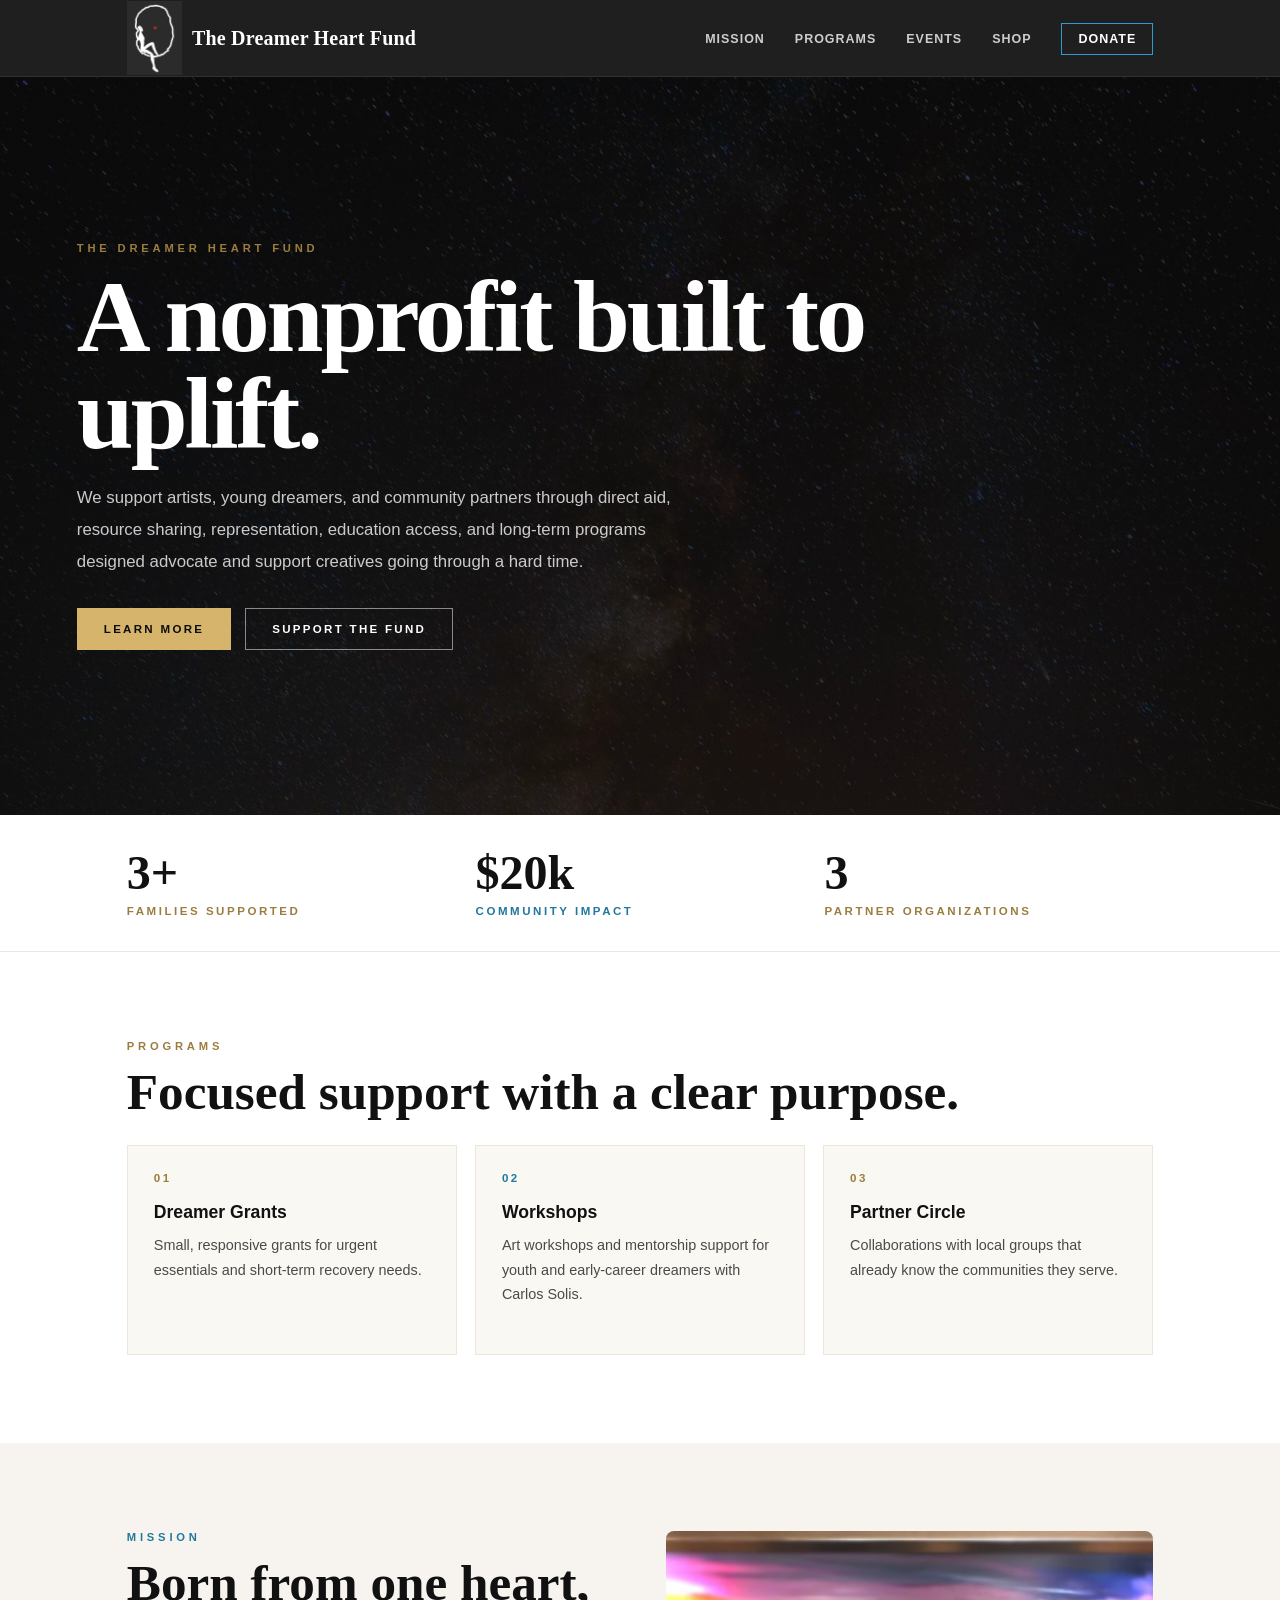
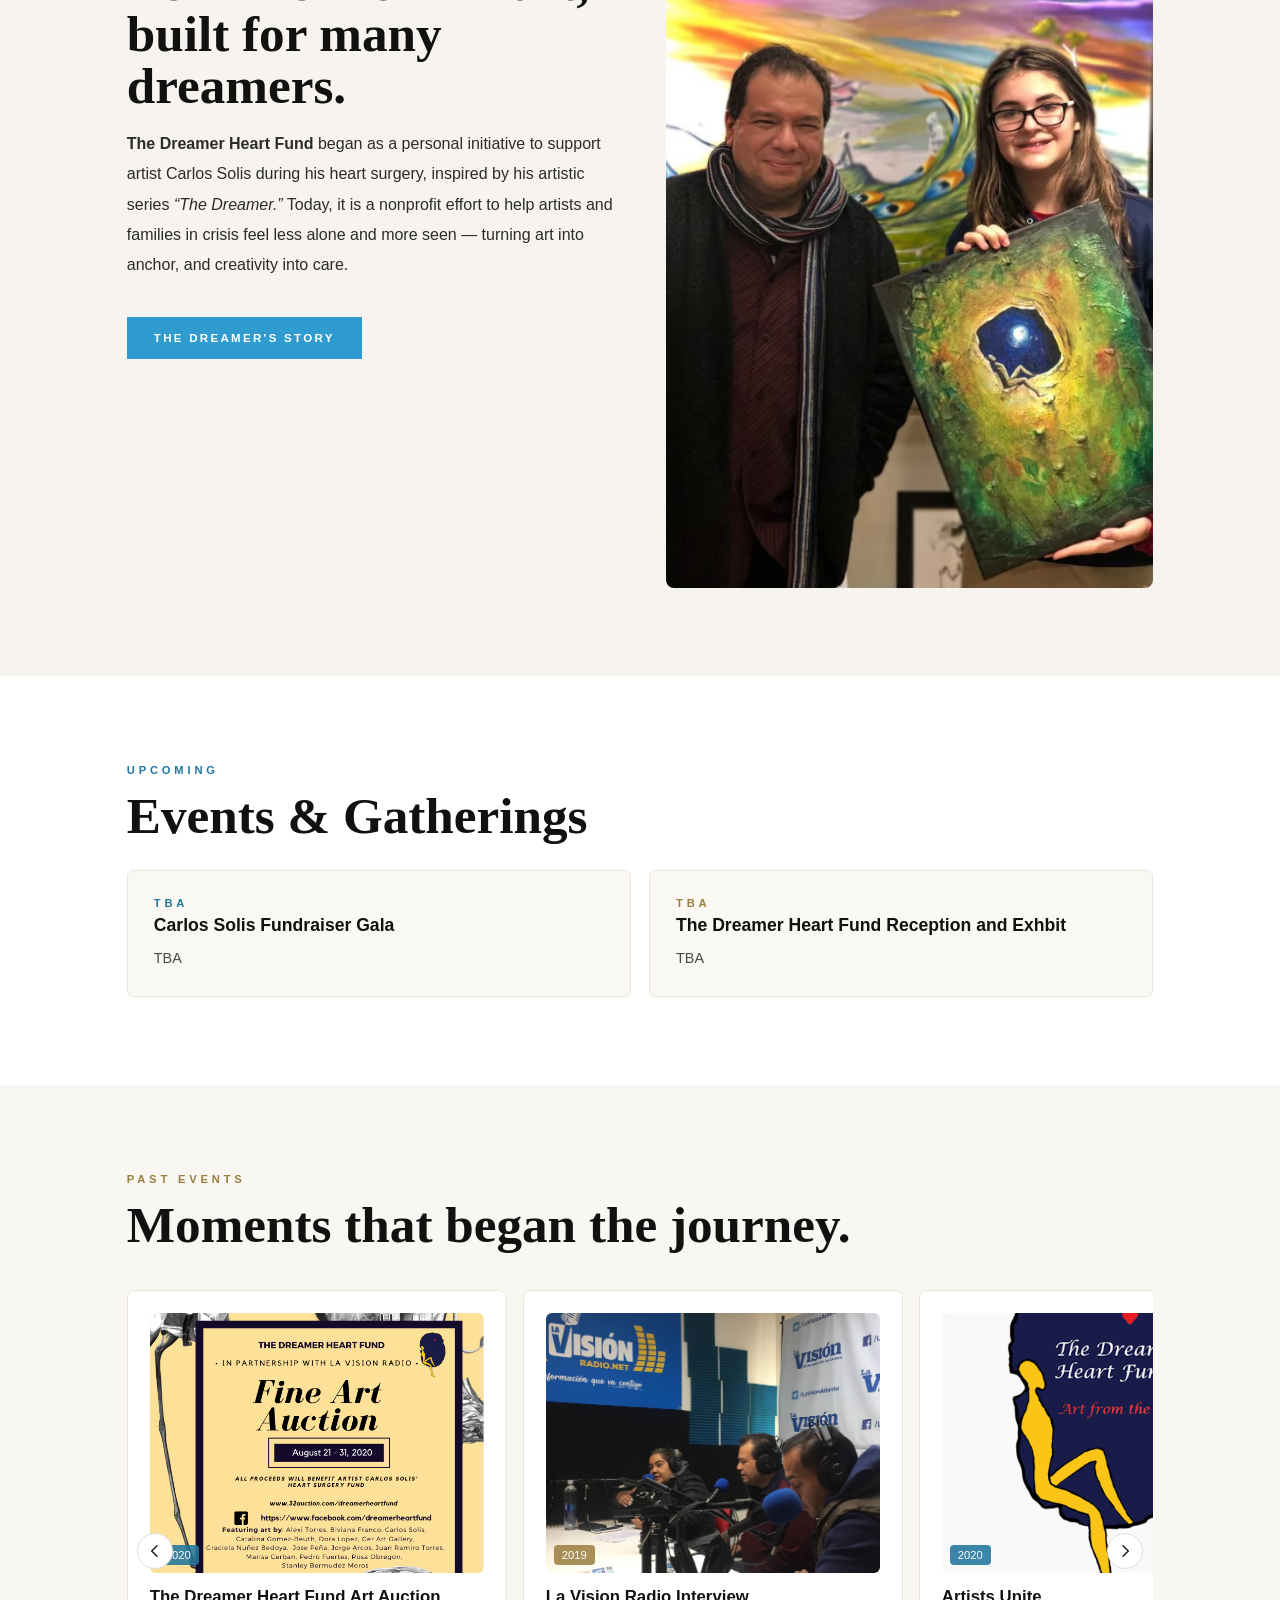
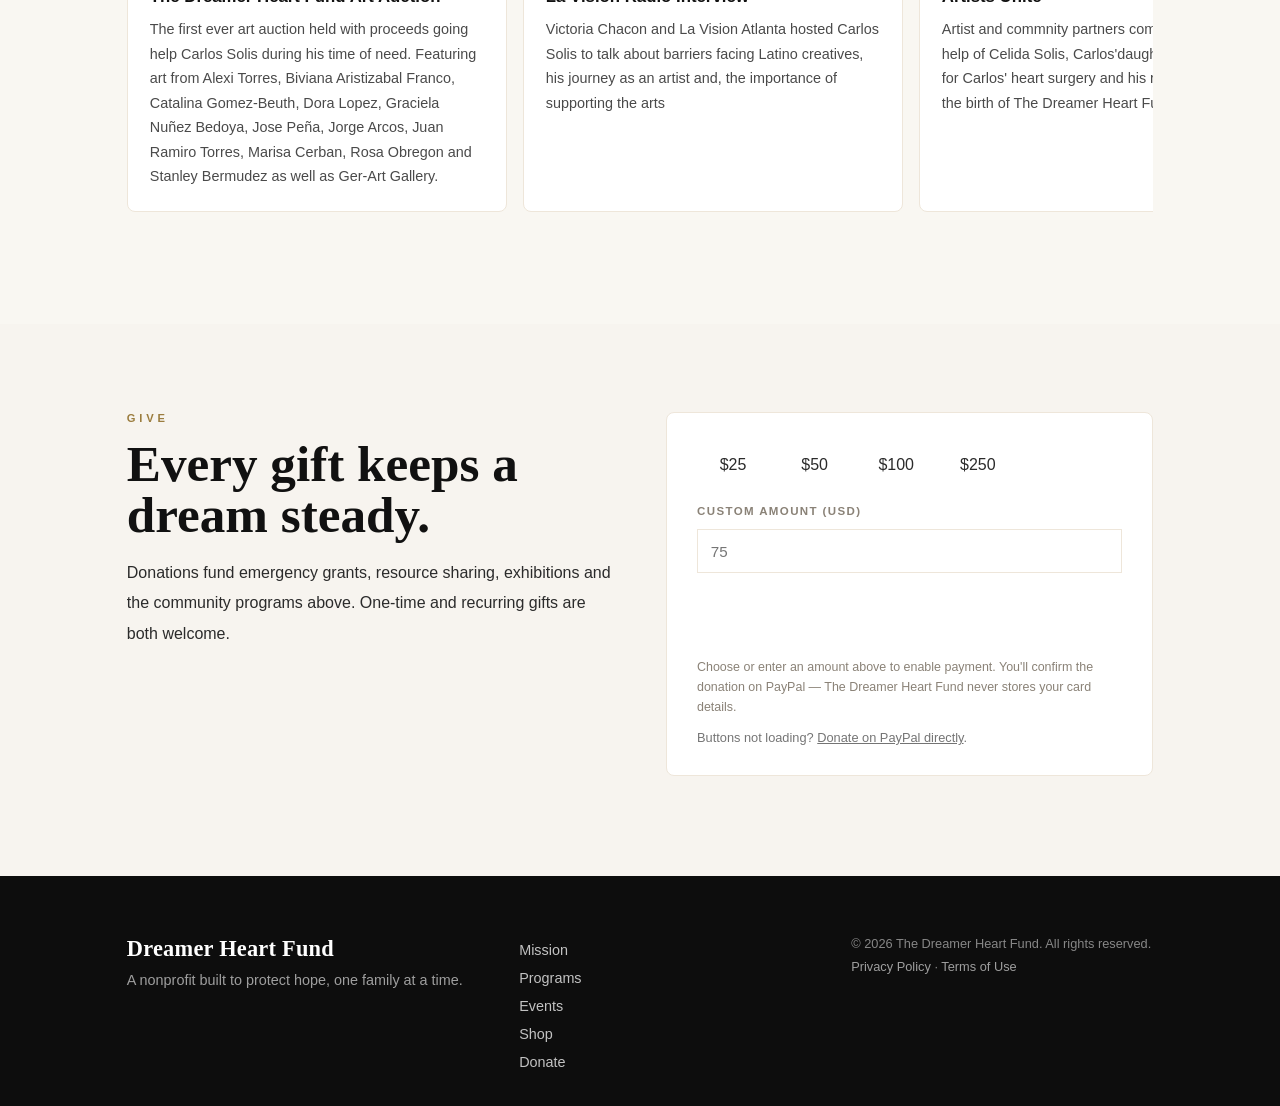
<file: index.html>
<!DOCTYPE html>
<html lang="en" class="no-js">
<head>
  <meta charset="UTF-8" />
  <meta name="viewport" content="width=device-width, initial-scale=1.0" />

  <meta http-equiv="Content-Security-Policy"
        content="default-src 'self';
                 img-src 'self' data: https:;
                 style-src 'self' 'unsafe-inline' https://fonts.googleapis.com;
                 font-src 'self' https://fonts.gstatic.com;
                 script-src 'self' https://www.paypal.com https://www.paypalobjects.com;
                 connect-src 'self' https://www.paypal.com https://api-m.paypal.com;
                 frame-src 'self' https://www.youtube-nocookie.com https://player.vimeo.com https://www.paypal.com;
                 object-src 'none';
                 base-uri 'self';
                 form-action 'self';
                 upgrade-insecure-requests;" />
  <meta http-equiv="X-Content-Type-Options" content="nosniff" />
  <meta name="referrer" content="strict-origin-when-cross-origin" />
  <meta name="theme-color" content="#0d0d0d" />

  <title>The Dreamer Heart Fund | Direct Aid, Education & Community Healing</title>
  <meta name="description" content="The Dreamer Heart Fund is a nonprofit supporting creatives and young dreamers through emergency aid, education access, and community healing programs." />
  <meta name="keywords" content="Dreamer Heart Fund, nonprofit, charity, emergency grants, education access, community healing, donate" />
  <meta name="author" content="The Dreamer Heart Fund" />
  <meta name="robots" content="index, follow" />
  <link rel="canonical" href="https://www.dreamerheartfund.org/" />


  <meta property="og:type" content="website" />
  <meta property="og:site_name" content="The Dreamer Heart Fund" />
  <meta property="og:title" content="The Dreamer Heart Fund | A nonprofit built to protect hope" />
  <meta property="og:description" content="We support families, young dreamers, and community partners through direct aid, education access, and long-term programs designed to create real stability." />
  <meta property="og:image" content="https://www.dreamerheartfund.org/images/dreamer-heart-fund.jpg" />
  <meta property="og:url" content="https://www.dreamerheartfund.org/" />
  <meta property="og:locale" content="en_US" />

  <meta name="twitter:card" content="summary_large_image" />
  <meta name="twitter:title" content="The Dreamer Heart Fund" />
  <meta name="twitter:description" content="A nonprofit built to protect hope — direct aid, education access, and community healing." />
  <meta name="twitter:image" content="https://www.dreamerheartfund.org/images/dreamer-heart-fund.jpg" />

  <link rel="icon" href="/favicon.ico" sizes="any" />
  <link rel="icon" href="/images/logo.png" type="image/svg+xml" />
  <link rel="apple-touch-icon" href="/images/apple-touch-icon.png" />
  <link rel="manifest" href="/site.webmanifest" />
  <link rel="preconnect" href="https://fonts.googleapis.com" />
  <link rel="preconnect" href="https://fonts.gstatic.com" crossorigin />
  <link href="https://fonts.googleapis.com/css2?family=Inter:wght@400;500;600;700&family=Cormorant+Garamond:wght@500;600;700&display=swap" rel="stylesheet" />

  <link rel="stylesheet" href="index.css" />

  <script type="application/ld+json">
  {
    "@context": "https://schema.org",
    "@type": "NGO",
    "name": "The Dreamer Heart Fund",
    "url": "https://www.dreamerheartfund.org/",
    "logo": "https://www.dreamerheartfund.org/images/icon.svg",
    "description": "A nonprofit supporting families and young dreamers through emergency aid, education access, and community healing programs.",
    "sameAs": []
  }
  </script>
</head>
<body>
  <a class="skip-link" href="#main-content">Skip to main content</a>

  <header class="site-header" id="site-header">
    <div class="site-header__inner">
      <a class="brand" href="/">
      <img class="brand__mark" src="images/logo.png" alt="The Dreamer Heart Fund logo">
        <span class="brand__name">The Dreamer Heart Fund</span>
      </a>

      <nav class="primary-nav" aria-label="Primary">
        <ul class="primary-nav__list">
          <li><a href="about.html">Mission</a></li>
          <li><a href="programs.html">Programs</a></li>
          <li><a href="#events">Events</a></li>
          <li><a href="shop.html">Shop</a></li>
          <li><a href="#donate" class="primary-nav__cta">Donate</a></li>
        </ul>
      </nav>

      <button class="nav-toggle" id="nav-toggle" aria-expanded="false" aria-controls="mobile-nav" aria-label="Open menu">
        <span></span><span></span><span></span>
      </button>
    </div>

    <nav id="mobile-nav" class="mobile-nav" aria-label="Mobile" hidden>
      <ul>
        <li><a href="about.html">Mission</a></li>
        <li><a href="programs.html">Programs</a></li>
        <li><a href="#events">Events</a></li>
        <li><a href="shop.html">Shop</a></li>
        <li><a href="#donate">Donate</a></li>
      </ul>
    </nav>
  </header>

  <main id="main-content">

    <section class="hero hero--home" id="hero" data-reveal-group>
      <div class="hero__media" role="img" aria-label="The Dreamer Heart Fund"></div>
      <div class="hero__scrim"></div>

      <div class="hero__content">
        <div class="hero__inner">
          <p class="eyebrow eyebrow--gold" data-reveal>The Dreamer Heart Fund</p>

          <h1 class="hero__title" data-reveal>A nonprofit built to uplift.</h1>

          <p class="hero__lede" data-reveal>
            We support artists, young dreamers, and community partners through direct aid, resource sharing, representation,
            education access, and long-term programs designed advocate and support creatives going through a hard time.
          </p>

          <div class="hero__actions" data-reveal>
            <a href="about.html" class="btn btn--gold">Learn More</a>
            <a href="#donate" class="btn btn--blue-outline">Support the Fund</a>
          </div>
        </div>
      </div>
    </section>

    <section class="stats" aria-label="Our impact so far">
      <div class="stats__inner">
        <div class="stat" data-reveal>
          <div class="stat__value">3+</div>
          <div class="stat__label stat__label--gold">Families supported</div>
        </div>
        <div class="stat" data-reveal>
          <div class="stat__value">$20k</div>
          <div class="stat__label stat__label--blue">Community impact</div>
        </div>
        <div class="stat" data-reveal>
          <div class="stat__value">3</div>
          <div class="stat__label stat__label--gold">Partner organizations</div>
        </div>
      </div>
    </section>

    <section class="programs" id="programs">
      <div class="section-inner">
        <div class="section-head" data-reveal>
          <p class="eyebrow eyebrow--gold">Programs</p>
          <h2 class="section-title">Focused support with a clear purpose.</h2>
        </div>

        <div class="programs__grid">
          <article class="card" data-reveal>
            <div class="card__index card__index--gold">01</div>
            <h3 class="card__title">Dreamer Grants</h3>
            <p class="card__text">Small, responsive grants for urgent essentials and short-term recovery needs.</p>
          </article>
          <article class="card" data-reveal>
            <div class="card__index card__index--blue">02</div>
            <h3 class="card__title">Workshops</h3>
            <p class="card__text">Art workshops and mentorship support for youth and early-career dreamers with Carlos Solis.</p>
          </article>
          <article class="card" data-reveal>
            <div class="card__index card__index--gold">03</div>
            <h3 class="card__title">Partner Circle</h3>
            <p class="card__text">Collaborations with local groups that already know the communities they serve.</p>
          </article>
        </div>
      </div>
    </section>

    <section class="mission" id="mission">
      <div class="section-inner mission__grid">
        <div data-reveal>
          <p class="eyebrow eyebrow--blue">Mission</p>
          <h2 class="section-title section-title--tight">Born from one heart, built for many dreamers.</h2>
          <p class="body-text">
            <strong>The Dreamer Heart Fund</strong> began as a personal initiative to support artist Carlos Solis
            during his heart surgery, inspired by his artistic series <em>“The Dreamer.”</em> Today, it is a
            nonprofit effort to help artists and families in crisis feel less alone and more seen —
            turning art into anchor, and creativity into care.
          </p>
          <br>
          <br>
          <a href="about.html" class="btn btn--blue">The Dreamer's Story</a>
        </div>

        <div class="mission__image" data-reveal>
          <img src="/images/TheDreamer.jpg" alt="A painting from ‘The Dreamer’ series, the artwork that inspired the fund" loading="lazy" width="640" height="720" />
        </div>
      </div>
    </section>

    <section class="upcoming" id="events">
      <div class="section-inner">
        <div class="section-head" data-reveal>
          <p class="eyebrow eyebrow--blue">Upcoming</p>
          <h2 class="section-title">Events &amp; Gatherings</h2>
        </div>

        <div class="upcoming__grid">
          <article class="event-card" data-reveal>
            <p class="event-card__date event-card__date--blue">TBA</p>
            <h3 class="event-card__title">Carlos Solis Fundraiser Gala</h3>
            <p class="event-card__place">TBA</p>
          </article>
          <article class="event-card" data-reveal>
            <p class="event-card__date event-card__date--gold">TBA</p>
            <h3 class="event-card__title">The Dreamer Heart Fund Reception and Exhbit</h3>
            <p class="event-card__place">TBA</p>
          </article>
        </div>
      </div>
    </section>

    <section class="past-events" aria-label="Past events">
      <div class="section-inner">
        <div class="section-head" data-reveal>
          <p class="eyebrow eyebrow--gold">Past Events</p>
          <h2 class="section-title">Moments that began the journey.</h2>
        </div>

        <div class="carousel">
          <button class="carousel__nav carousel__nav--prev" id="carousel-prev" aria-label="Scroll to previous events" type="button">
            <svg viewBox="0 0 24 24" width="16" height="16" aria-hidden="true"><path d="M15 4l-8 8 8 8" fill="none" stroke="currentColor" stroke-width="2" stroke-linecap="round" stroke-linejoin="round"/></svg>
          </button>

          <ul class="carousel__track" id="carousel-track">
            <li class="carousel__item" data-reveal>
              <div class="carousel__media">
                <img src="/images/fundraiser.png" alt="Guests at the Inaugural Dreamer Exhibition gallery opening" loading="lazy" width="600" height="400" />
                <span class="carousel__tag carousel__tag--blue">2020</span>
              </div>
              <h3 class="carousel__title">The Dreamer Heart Fund Art Auction</h3>
              <p class="carousel__text"> The first ever art auction held with proceeds going help Carlos Solis during his time of need. Featuring art from Alexi Torres, Biviana Aristizabal Franco, Catalina Gomez-Beuth, Dora Lopez, Graciela Nuñez Bedoya, Jose Peña, Jorge Arcos, Juan Ramiro Torres, Marisa Cerban, Rosa Obregon and Stanley Bermudez as well as Ger-Art Gallery.</p>
            </li>
            <li class="carousel__item" data-reveal>
              <div class="carousel__media">
                <img src="/images/past/la-vision.png" alt="Families and artists at the Community Healing Workshop" loading="lazy" width="600" height="400" />
                <span class="carousel__tag carousel__tag--gold">2019</span>
              </div>
              <h3 class="carousel__title">La Vision Radio Interview</h3>
              <p class="carousel__text">Victoria Chacon and La Vision Atlanta hosted Carlos Solis to talk about barriers facing Latino creatives, his journey as an artist and, the importance of supporting the arts   </p>
            </li>
            <li class="carousel__item" data-reveal>
              <div class="carousel__media">
                <img src="/images/past/the dreamer.png" alt="Artists unite to helps Carlos Solis begining the first launch of the Fund" loading="lazy" width="600" height="400" />
                <span class="carousel__tag carousel__tag--blue">2020</span>
              </div>
              <h3 class="carousel__title">Artists Unite </h3>
              <p class="carousel__text"> Artist and commnity partners come together with the help of Celida Solis, Carlos'daughter to raise money for Carlos' heart surgery and his recover. This was the birth of The Dreamer Heart Fund.</p>
            </li>
          </ul>

          <button class="carousel__nav carousel__nav--next" id="carousel-next" aria-label="Scroll to next events" type="button">
            <svg viewBox="0 0 24 24" width="16" height="16" aria-hidden="true"><path d="M9 4l8 8-8 8" fill="none" stroke="currentColor" stroke-width="2" stroke-linecap="round" stroke-linejoin="round"/></svg>
          </button>
        </div>
      </div>
    </section>

    <!-- FUTURE VIDEO SECTION -->
    <section class="module-stub" id="video" hidden>
      <!--
        Reserved for a "Stories" / video module (e.g. embedded testimonials,
        program recaps). I must remind myself to add a privacy-respecting embed (youtube-nocookie.com
        or self-hosted <video>) here; CSP frame-src already allows the two
        common providers. Keep autoplay off and always provide captions. Need to start a youtube ughhhh
      -->
    </section>

    <!-- FUTURE AUCTIONS SECTION MAYBE -->
    <section class="module-stub" id="auctions" hidden>
      <!--
        Reserved for benefit auctions. May connect my 32 auctions account. Would like live biding but who knows -->
    </section>

    <section class="donate" id="donate">
      <div class="section-inner donate__grid">
        <div data-reveal>
          <p class="eyebrow eyebrow--gold">Give</p>
          <h2 class="section-title section-title--tight">Every gift keeps a dream steady.</h2>
          <p class="body-text">
            Donations fund emergency grants, resource sharing, exhibitions and the community programs above.
            One-time and recurring gifts are both welcome.
            <br>
          </p>
        </div>

        <div class="donate__panel" data-reveal>
          <div class="donate-form">
            <div class="donate-form__amounts" role="group" aria-label="Donation amount">
              <button type="button" class="amount-btn" data-amount="25" aria-pressed="false">$25</button>
              <button type="button" class="amount-btn" data-amount="50" aria-pressed="false">$50</button>
              <button type="button" class="amount-btn" data-amount="100" aria-pressed="false">$100</button>
              <button type="button" class="amount-btn" data-amount="250" aria-pressed="false">$250</button>
            </div>

            <label class="field-label" for="donate-amount">Custom amount (USD)</label>
            <input
              class="field-input"
              id="donate-amount"
              name="amount"
              type="text"
              inputmode="decimal"
              autocomplete="off"
              placeholder="75"
              aria-describedby="donate-form-note"
            />

            <div id="paypal-button-container" class="paypal-button-container"></div>

            <p class="donate-form__note" id="donate-form-note" aria-live="polite">Choose or enter an amount above to enable payment. You'll confirm the donation on PayPal — The Dreamer Heart Fund never stores your card details.</p>

            <p class="donate-form__fallback">
              Buttons not loading?
              <a href="https://www.paypal.biz/thedreamerheartfund" rel="noopener">Donate on PayPal directly</a>.
            </p>
          </div>
        </div>
      </div>
    </section>
  </main>

  <footer class="site-footer">
    <div class="section-inner site-footer__grid">
      <div>
        <span class="brand__name brand__name--footer">Dreamer Heart Fund</span>
        <p class="site-footer__text">A nonprofit built to protect hope, one family at a time.</p>
      </div>

      <nav aria-label="Footer">
        <ul class="site-footer__list">
          <li><a href="about.html">Mission</a></li>
          <li><a href="programs.html">Programs</a></li>
          <li><a href="#events">Events</a></li>
          <li><a href="shop.html">Shop</a></li>
          <li><a href="#donate">Donate</a></li>
        </ul>
      </nav>

      <div class="site-footer__legal">
        <p>&copy; <span id="footer-year">2026</span> The Dreamer Heart Fund. All rights reserved.</p>
        <p><a href="/privacy.html">Privacy Policy</a> &middot; <a href="/terms.html">Terms of Use</a></p>
      </div>
    </div>
  </footer>

  <script src="main.js" defer></script>
  <script src="https://www.paypal.com/sdk/js?client-id=BAA8m6np1R4EyHcxObkY6hLGJdmeCMpY4fYKsWWD1G0BNYx0Xn50q8cy3hmt63-K00gHcWDGMQ-kjcnxLY&currency=USD&intent=capture" defer></script>
  <script src="donate.js" defer></script>
</body>
</html>
</file>
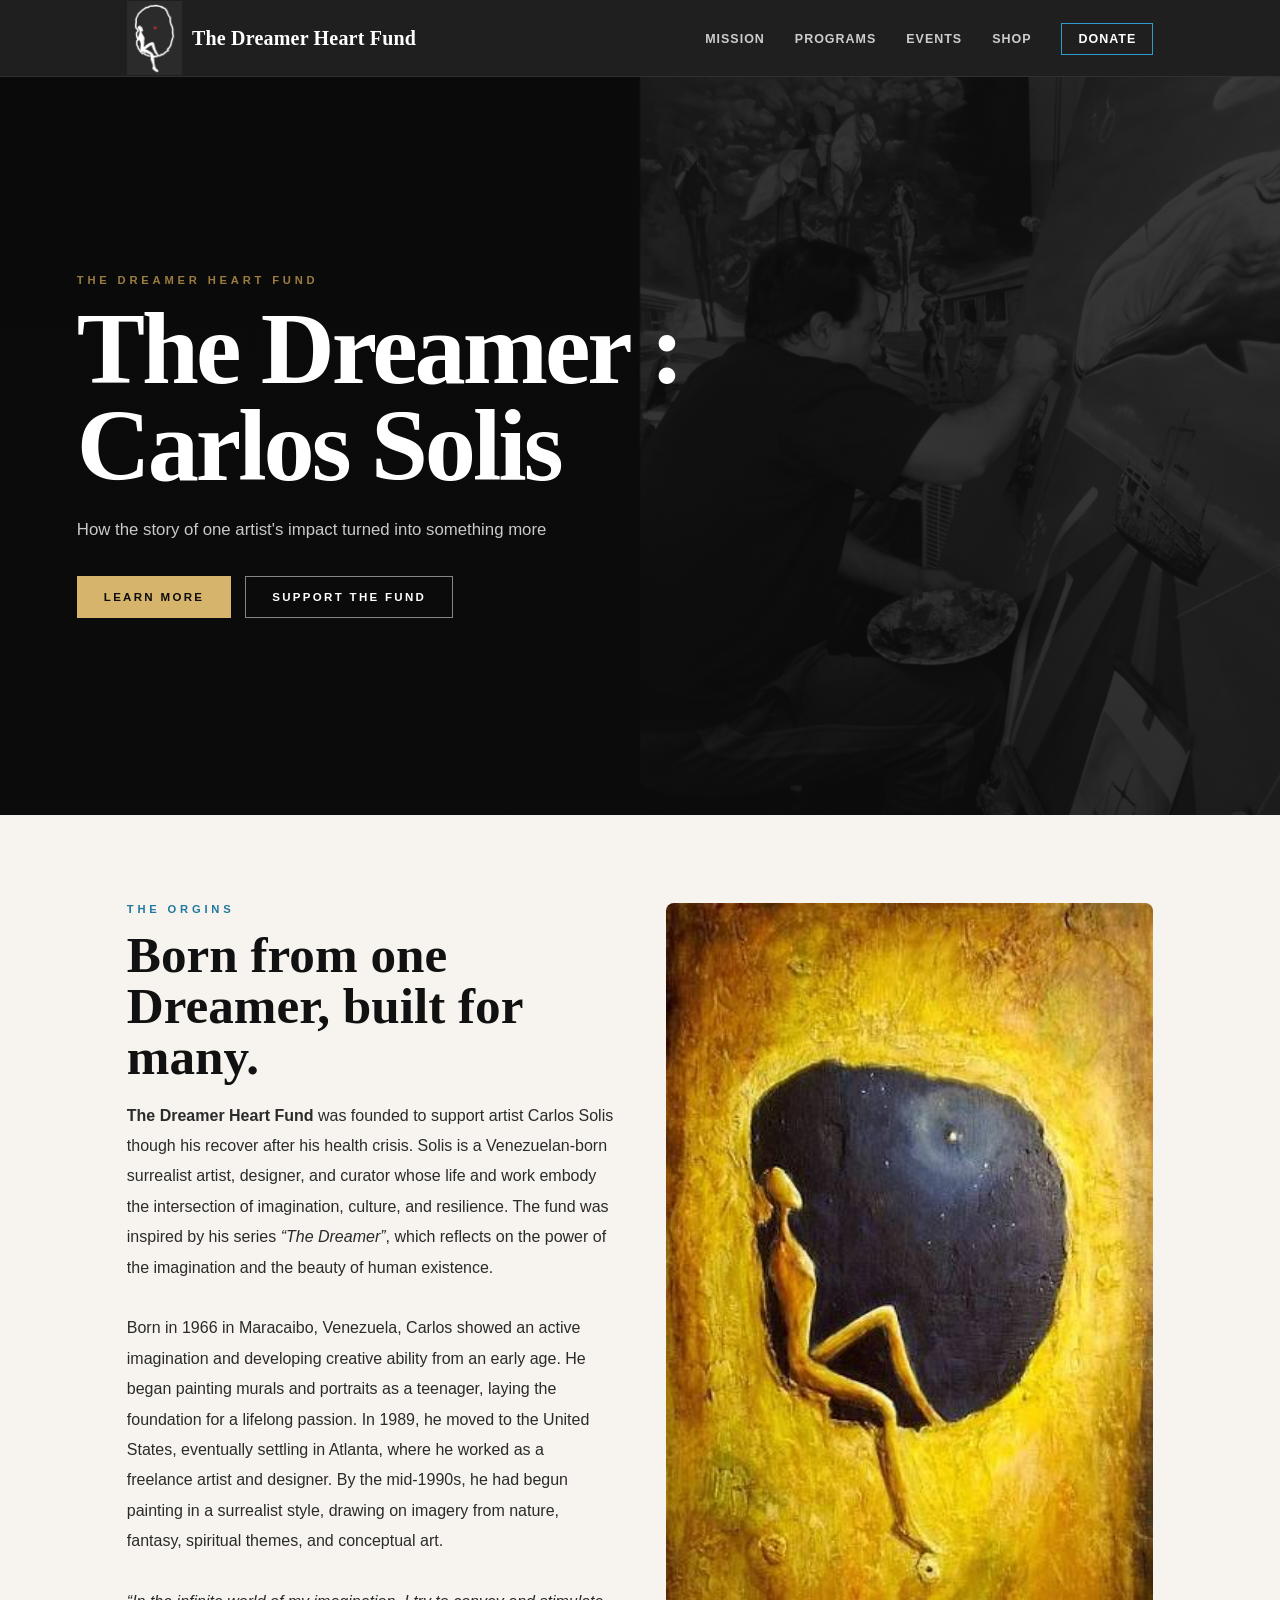
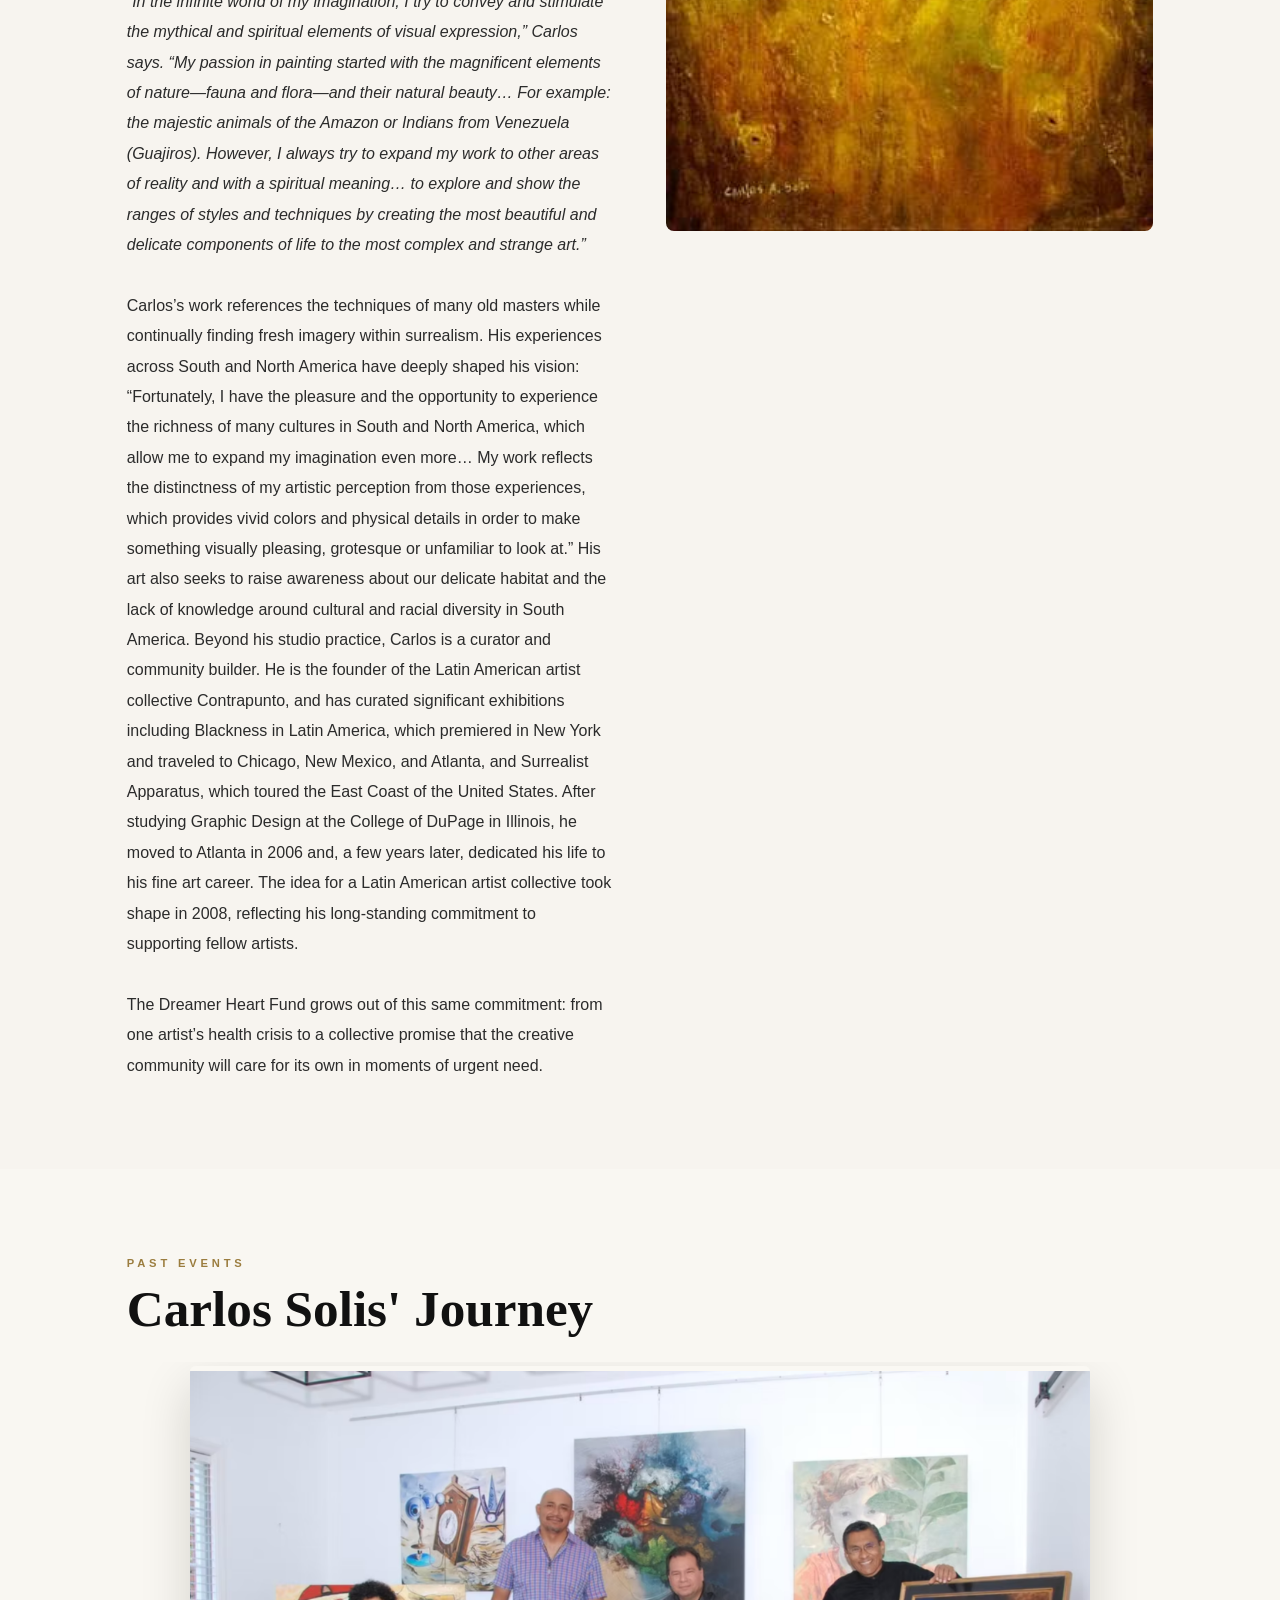
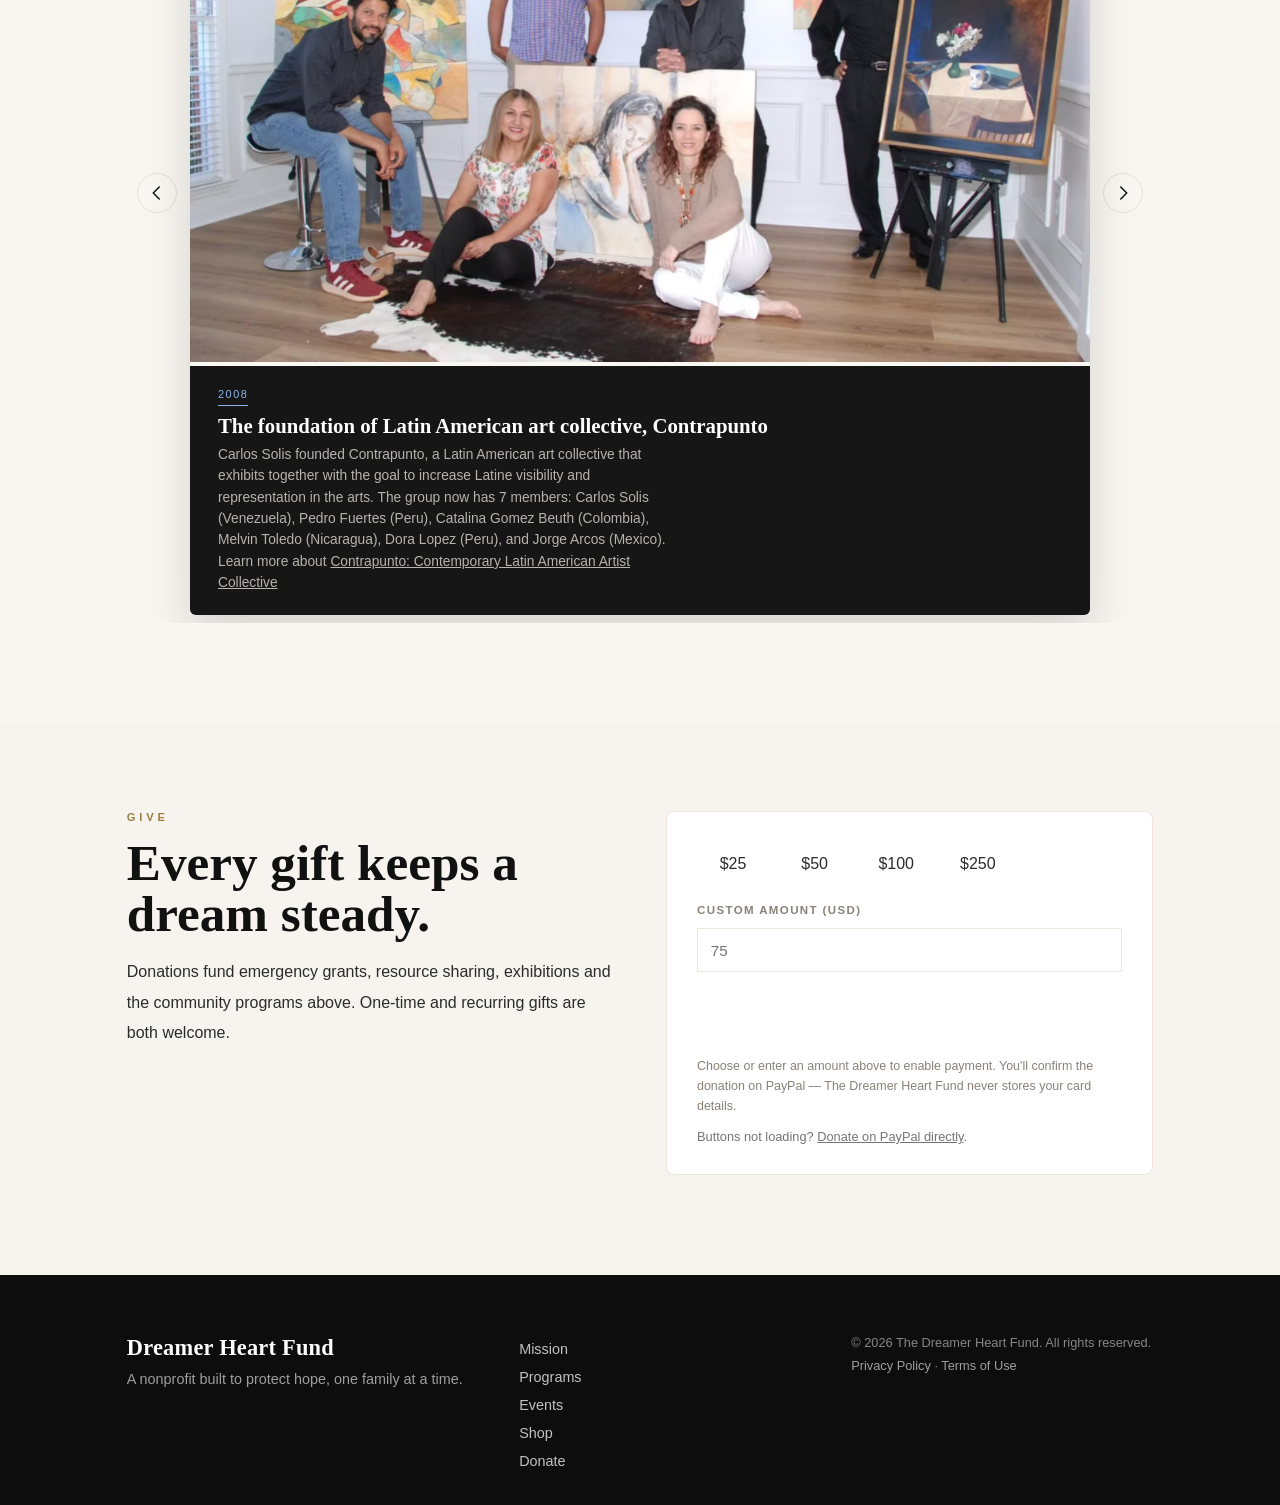
<file: about.html>
<!DOCTYPE html>
<html lang="en" class="no-js">
<head>
  <meta charset="UTF-8" />
  <meta name="viewport" content="width=device-width, initial-scale=1.0" />

  <meta http-equiv="Content-Security-Policy"
        content="default-src 'self';
                 img-src 'self' data: https:;
                 style-src 'self' 'unsafe-inline' https://fonts.googleapis.com;
                 font-src 'self' https://fonts.gstatic.com;
                 script-src 'self' 'sha256-vvt4KWwuNr51XfE5m+hzeNEGhiOfZzG97ccfqGsPwvE=' https://www.paypal.com https://www.paypalobjects.com;
                 connect-src 'self' https://www.paypal.com https://api-m.paypal.com;
                 frame-src 'self' https://www.youtube-nocookie.com https://player.vimeo.com https://www.paypal.com;
                 object-src 'none';
                 base-uri 'self';
                 form-action 'self';
                 upgrade-insecure-requests;" />
  <meta http-equiv="X-Content-Type-Options" content="nosniff" />
  <meta name="referrer" content="strict-origin-when-cross-origin" />
  <meta name="theme-color" content="#0d0d0d" />

  <title>The Dreamer Heart Fund | Direct Aid, Education & Community Healing</title>
  <meta name="description" content="The Dreamer Heart Fund is a nonprofit supporting families and young dreamers through emergency aid, education access, and community healing programs." />
  <meta name="keywords" content="Dreamer Heart Fund, nonprofit, charity, emergency grants, education access, community healing, donate" />
  <meta name="author" content="The Dreamer Heart Fund" />
  <meta name="robots" content="index, follow" />
  <link rel="canonical" href="https://www.dreamerheartfund.org/" />

  <meta property="og:type" content="website" />
  <meta property="og:site_name" content="The Dreamer Heart Fund" />
  <meta property="og:title" content="The Dreamer Heart Fund | A nonprofit built to protect hope" />
  <meta property="og:description" content="We support families, young dreamers, and community partners through direct aid, education access, and long-term programs designed to create real stability." />
  <meta property="og:image" content="https://www.dreamerheartfund.org/images/dreamer-heart-fund.jpg" />
  <meta property="og:url" content="https://www.dreamerheartfund.org/" />
  <meta property="og:locale" content="en_US" />

  <meta name="twitter:card" content="summary_large_image" />
  <meta name="twitter:title" content="The Dreamer Heart Fund" />
  <meta name="twitter:description" content="A nonprofit built to protect hope — direct aid, education access, and community healing." />
  <meta name="twitter:image" content="https://www.dreamerheartfund.org/images/dreamer-heart-fund.jpg" />

  <link rel="icon" href="favicon.ico" sizes="any" />
  <link rel="icon" href="images/icon.svg" type="image/svg+xml" />
  <link rel="apple-touch-icon" href="images/apple-touch-icon.png" />
  <link rel="manifest" href="site.webmanifest" />
  <link rel="preconnect" href="https://fonts.googleapis.com" />
  <link rel="preconnect" href="https://fonts.gstatic.com" crossorigin />
  <link href="https://fonts.googleapis.com/css2?family=Inter:wght@400;500;600;700&family=Cormorant+Garamond:wght@500;600;700&display=swap" rel="stylesheet" />

  <link rel="stylesheet" href="index.css" />

  <script type="application/ld+json">
  {
    "@context": "https://schema.org",
    "@type": "NGO",
    "name": "The Dreamer Heart Fund",
    "url": "https://www.dreamerheartfund.org/",
    "logo": "https://www.dreamerheartfund.org/images/icon.svg",
    "description": "A nonprofit supporting families and young dreamers through emergency aid, education access, and community healing programs.",
    "sameAs": []
  }
  </script>
</head>
<body>
  <a class="skip-link" href="#main-content">Skip to main content</a>

  <header class="site-header" id="site-header">
    <div class="site-header__inner">
      <a class="brand" href="/">
        <img class="brand__mark" src="images/logo.png" alt="The Dreamer Heart Fund logo">
        <span class="brand__name">The Dreamer Heart Fund</span>
      </a>

      <nav class="primary-nav" aria-label="Primary">
        <ul class="primary-nav__list">
          <li><a href="about.html">Mission</a></li>
          <li><a href="programs.html">Programs</a></li>
          <li><a href="index.html#events">Events</a></li>
          <li><a href="shop.html">Shop</a></li>
          <li><a href="#donate" class="primary-nav__cta">Donate</a></li>
        </ul>
      </nav>

      <button class="nav-toggle" id="nav-toggle" aria-expanded="false" aria-controls="mobile-nav" aria-label="Open menu">
        <span></span><span></span><span></span>
      </button>
    </div>

    <nav id="mobile-nav" class="mobile-nav" aria-label="Mobile" hidden>
      <ul>
        <li><a href="about.html">Mission</a></li>
        <li><a href="programs.html">Programs</a></li>
        <li><a href="#events">Events</a></li>
        <li><a href="shop.html">Shop</a></li>
        <li><a href="#donate">Donate</a></li>
      </ul>
    </nav>
  </header>

  <main id="main-content">

    <section class="hero" id="hero" data-reveal-group>
      <div class="hero__media" role="img" aria-label="The Dreamer Heart Fund"></div>
      <div class="hero__scrim"></div>
      <div class="hero__content">
        <div class="hero__inner">
          <p class="eyebrow eyebrow--gold" data-reveal>The Dreamer Heart Fund</p>
          <h1 class="hero__title" data-reveal> The Dreamer : <br> Carlos Solis</h1>
          <p class="hero__lede" data-reveal>
            How the story of one artist's impact turned into something more
          </p>
          <div class="hero__actions" data-reveal>
            <a href="#mission" class="btn btn--gold">Learn More</a>
            <a href="#donate" class="btn btn--blue-outline">Support the Fund</a>
          </div>
        </div>
      </div>
    </section>

    <section class="mission" id="mission">
      <div class="section-inner mission__grid">
        <div data-reveal>
          <p class="eyebrow eyebrow--blue">The Orgins</p>
          <h2 class="section-title section-title--tight">Born from one Dreamer, built for many.</h2>
          <p class="body-text">
            <strong>The Dreamer Heart Fund</strong> was founded to support artist Carlos Solis though his recover after his health crisis. Solis is a Venezuelan-born surrealist artist, designer, and curator whose life and work embody the intersection of imagination, culture, and resilience. The fund was inspired by his series <em>“The Dreamer”</em>, which reflects on the power of the imagination and the beauty of human existence.
            <br>
            <br>

Born in 1966 in Maracaibo, Venezuela, Carlos showed an active imagination and developing creative ability from an early age. He began painting murals and portraits as a teenager, laying the foundation for a lifelong passion. In 1989, he moved to the United States, eventually settling in Atlanta, where he worked as a freelance artist and designer. By the mid-1990s, he had begun painting in a surrealist style, drawing on imagery from nature, fantasy, spiritual themes, and conceptual art.
<br>
<br>

<em>“In the infinite world of my imagination, I try to convey and stimulate the mythical and spiritual elements of visual expression,” Carlos says. “My passion in painting started with the magnificent elements of nature—fauna and flora—and their natural beauty… For example: the majestic animals of the Amazon or Indians from Venezuela (Guajiros). However, I always try to expand my work to other areas of reality and with a spiritual meaning… to explore and show the ranges of styles and techniques by creating the most beautiful and delicate components of life to the most complex and strange art.” </em>

<br>
<br>

Carlos’s work references the techniques of many old masters while continually finding fresh imagery within surrealism. His experiences across South and North America have deeply shaped his vision: “Fortunately, I have the pleasure and the opportunity to experience the richness of many cultures in South and North America, which allow me to expand my imagination even more… My work reflects the distinctness of my artistic perception from those experiences, which provides vivid colors and physical details in order to make something visually pleasing, grotesque or unfamiliar to look at.” His art also seeks to raise awareness about our delicate habitat and the lack of knowledge around cultural and racial diversity in South America.

Beyond his studio practice, Carlos is a curator and community builder. He is the founder of the Latin American artist collective Contrapunto, and has curated significant exhibitions including Blackness in Latin America, which premiered in New York and traveled to Chicago, New Mexico, and Atlanta, and Surrealist Apparatus, which toured the East Coast of the United States. After studying Graphic Design at the College of DuPage in Illinois, he moved to Atlanta in 2006 and, a few years later, dedicated his life to his fine art career. The idea for a Latin American artist collective took shape in 2008, reflecting his long-standing commitment to supporting fellow artists.
<br>
<br>
The Dreamer Heart Fund grows out of this same commitment: from one artist’s health crisis to a collective promise that the creative community will care for its own in moments of urgent need. 
          </p>
        </div>

        <div class="mission__image" data-reveal>
          <img src="images/paintings/dreamer-original.jpeg" alt="A painting from ‘The Dreamer’ series, the artwork that inspired the fund" loading="lazy" width="640" height="720" />
        </div>
      </div>
    </section>

    <section class="past-events" aria-label="Past events">
      <div class="section-inner">
        <div class="section-head" data-reveal>
          <p class="eyebrow eyebrow--gold">Past Events</p>
          <h2 class="section-title"> Carlos Solis' Journey</h2>
        </div>

        <div class="carousel carousel--gallery">
          <button class="carousel__nav carousel__nav--prev carousel__nav--gallery" id="carousel-prev" aria-label="Scroll to previous photo" type="button">
            <svg viewBox="0 0 24 24" width="18" height="18" aria-hidden="true"><path d="M15 4l-8 8 8 8" fill="none" stroke="currentColor" stroke-width="2" stroke-linecap="round" stroke-linejoin="round"/></svg>
          </button>

          <ul class="carousel__track carousel__track--gallery" id="carousel-track">
            <li class="carousel__item carousel__item--gallery" data-reveal>
              <figure class="gallery-frame">
                <div class="gallery-frame__media">
                  <img src="images/contrapunto.png" alt="Carlos Solis is the founder of Latin American art collective COntrapunto" loading="lazy" width="1200" height="800" />
                </div>
                <figcaption class="gallery-frame__caption">
                  <span class="gallery-frame__tag gallery-frame__tag--blue">2008</span>
                  <h3 class="gallery-frame__title">The foundation of Latin American art collective, Contrapunto</h3>
                  <p class="gallery-frame__text">Carlos Solis founded Contrapunto, a Latin American art collective that exhibits together with the goal to increase Latine visibility and representation in the arts. The group now has 7 members: Carlos Solis (Venezuela), Pedro Fuertes (Peru), Catalina Gomez Beuth (Colombia), Melvin Toledo (Nicaragua), Dora Lopez (Peru), and Jorge Arcos (Mexico). Learn more about <a href="https://www.contrapuntoart.com/">Contrapunto: Contemporary Latin American Artist Collective </a></p>
                </figcaption>
              </figure>
            </li>
            <li class="carousel__item carousel__item--gallery" data-reveal>
              <figure class="gallery-frame">
                <div class="gallery-frame__media">
                  <img src="images/past/blackness-in-latin-america.jpeg" alt=" Negritude (Blackness) In Latin America Art Exhibition at the Rialto Center curated by Carlos Solis" loading="lazy" width="1200" height="800" />
                </div>
                <figcaption class="gallery-frame__caption">
                  <span class="gallery-frame__tag gallery-frame__tag--gold">2016</span>
                  <h3 class="gallery-frame__title">"Negritude In Latin America"</h3>
                  <p class="gallery-frame__text"> Exhibit that explores racial identity, African heritage, and the complex realities of &ldquo;negritud (blackness)&rdquo; across Latin American culture and history.</p>
                </figcaption>
              </figure>
            </li>

            <li class="carousel__item carousel__item--gallery" data-reveal>
              <figure class="gallery-frame">
                <div class="gallery-frame__media">
                  <img src="images/paintings/March-of-Heroes.jpg" alt=" Carlos Solis: 3rd place winner of the Dalis Museum's National Contest" loading="lazy" width="1200" height="800" />
                </div>
                <figcaption class="gallery-frame__caption">
                  <span class="gallery-frame__tag gallery-frame__tag--blue">Jan 2023</span>
                  <h3 class="gallery-frame__title"> 3rd Place in The Salvador Dali Museum's National "The Dali's Dream Art Contest" </h3>
                  <p class="gallery-frame__text">Carlos Solis won 3rd place for his piece "March of the Heroes", in the national contest held Dali Museum in St. Petersburg, Florida.</p>
                </figcaption>
              </figure>
            </li>

            <li class="carousel__item carousel__item--gallery" data-reveal>
              <figure class="gallery-frame">
                <div class="gallery-frame__media">
                  <img src="images/past/in-the-beginning.jpg" alt="In the Beginning Art Exhibit at the Quinlan Arts Center curated by Carlos Solis" loading="lazy" width="1200" height="800" />
                </div>
                <figcaption class="gallery-frame__caption">
                  <span class="gallery-frame__tag gallery-frame__tag--gold">2024</span>
                  <h3 class="gallery-frame__title">"In the Beginning Exhibit" at the Quinlan</h3>
                  <p class="gallery-frame__text"> Exhibit made up of 27 artists from 20 countries to explore foundational questions on what it means to be human and share diverse cultural stories a universal language - art. Read more about the exhibit in this NPR's WABE article <a href="https://www.wabe.org/quinlan-arts-center-asks-artists-to-ask-themselves-what-is-human/"> Quinlan Visual Arts Center in Gainesville asks artists to ask themselves: What is human?</a></p>
                </figcaption>
              </figure>
            </li>
          </ul>

          <button class="carousel__nav carousel__nav--next carousel__nav--gallery" id="carousel-next" aria-label="Scroll to next photo" type="button">
            <svg viewBox="0 0 24 24" width="18" height="18" aria-hidden="true"><path d="M9 4l8 8-8 8" fill="none" stroke="currentColor" stroke-width="2" stroke-linecap="round" stroke-linejoin="round"/></svg>
          </button>
        </div>
      </div>
    </section>

    <section class="module-stub" id="video" hidden></section>
    <section class="module-stub" id="shop" hidden></section>
    <section class="module-stub" id="auctions" hidden></section>

    <section class="donate" id="donate">
      <div class="section-inner donate__grid">
        <div data-reveal>
          <p class="eyebrow eyebrow--gold">Give</p>
          <h2 class="section-title section-title--tight">Every gift keeps a dream steady.</h2>
          <p class="body-text">
            Donations fund emergency grants, resource sharing, exhibitions and the community programs above.
            One-time and recurring gifts are both welcome.
            <br>
          </p>
        </div>

        <div class="donate__panel" data-reveal>
          <div class="donate-form">
            <div class="donate-form__amounts" role="group" aria-label="Donation amount">
              <button type="button" class="amount-btn" data-amount="25" aria-pressed="false">$25</button>
              <button type="button" class="amount-btn" data-amount="50" aria-pressed="false">$50</button>
              <button type="button" class="amount-btn" data-amount="100" aria-pressed="false">$100</button>
              <button type="button" class="amount-btn" data-amount="250" aria-pressed="false">$250</button>
            </div>

            <label class="field-label" for="donate-amount">Custom amount (USD)</label>
            <input
              class="field-input"
              id="donate-amount"
              name="amount"
              type="text"
              inputmode="decimal"
              autocomplete="off"
              placeholder="75"
              aria-describedby="donate-form-note"
            />

            <div id="paypal-button-container" class="paypal-button-container"></div>

            <p class="donate-form__note" id="donate-form-note" aria-live="polite">Choose or enter an amount above to enable payment. You'll confirm the donation on PayPal — The Dreamer Heart Fund never stores your card details.</p>

            <p class="donate-form__fallback">
              Buttons not loading?
              <a href="https://www.paypal.biz/thedreamerheartfund" rel="noopener">Donate on PayPal directly</a>.
            </p>
          </div>
        </div>
      </div>
    </section>
  </main>

  <footer class="site-footer">
    <div class="section-inner site-footer__grid">
      <div>
        <span class="brand__name brand__name--footer">Dreamer Heart Fund</span>
        <p class="site-footer__text">A nonprofit built to protect hope, one family at a time.</p>
      </div>

      <nav aria-label="Footer">
        <ul class="site-footer__list">
          <li><a href="about.html">Mission</a></li>
          <li><a href="programs.html">Programs</a></li>
          <li><a href="index.html#events">Events</a></li>
          <li><a href="shop.html">Shop</a></li>
          <li><a href="#donate">Donate</a></li>
        </ul>
      </nav>

      <div class="site-footer__legal">
        <p>&copy; <span id="footer-year">2026</span> The Dreamer Heart Fund. All rights reserved.</p>
        <p><a href="privacy.html">Privacy Policy</a> &middot; <a href="terms.html">Terms of Use</a></p>
      </div>
    </div>
  </footer>

  <script src="main.js" defer></script>
  <script src="https://www.paypal.com/sdk/js?client-id=BAA8m6np1R4EyHcxObkY6hLGJdmeCMpY4fYKsWWD1G0BNYx0Xn50q8cy3hmt63-K00gHcWDGMQ-kjcnxLY&currency=USD&intent=capture" defer></script>
  <script src="donate.js" defer></script>
</body>
</html>
</file>
<file: index.css>
:root {
  --color-black: #0d0d0d;
  --color-ink: #111111;
  --color-white: #ffffff;
  --color-cream: #faf8f3;
  --color-cream-2: #f7f4ef;
  --color-cream-3: #f9f7f2;
  --color-border: #eee6da;
  --color-border-2: #ece8df;

  --color-gold: #d6b46b;
  --color-gold-dark: #9b7d3f;

  --color-blue: #309bcf;
  --color-blue-dark: #22779e;
  --color-blue-tint: rgba(48, 155, 207, 0.1);

  --color-text: #2b2b2b;
  --color-text-muted: #4a4a4a;
  --color-text-soft: #8a8277;

  --font-display: 'Cormorant Garamond', Georgia, serif;
  --font-body: 'Inter', -apple-system, BlinkMacSystemFont, 'Segoe UI', sans-serif;

  --max-width: 1180px;
  --gutter: 6vw;

  --header-height: 76px;

  --dhf-black: var(--color-black);
  --dhf-black-soft: var(--color-black-soft, #161616);
  --dhf-white: var(--color-white);
  --dhf-off-white: var(--color-off-white, #faf8f3);
  --dhf-ink: var(--color-ink);
  --dhf-ink-soft: var(--color-ink-soft, #5b564d);
  --dhf-gold: var(--color-gold);
  --dhf-gold-soft: var(--color-gold-soft, #e4c98a);
  --dhf-blue: var(--color-blue);
  --dhf-cream: var(--color-cream);
  --dhf-line: var(--color-line, rgba(28, 26, 23, 0.1));
}

*, *::before, *::after { box-sizing: border-box; margin: 0; padding: 0; }

html { scroll-behavior: smooth; }

body {
  background: var(--color-white);
  color: var(--color-text);
  font-family: var(--font-body);
  -webkit-font-smoothing: antialiased;
  text-rendering: optimizeLegibility;
}

img { max-width: 100%; display: block; }
a { color: inherit; }
button { font: inherit; cursor: pointer; }
ul { list-style: none; }

@media (prefers-reduced-motion: reduce) {
  html { scroll-behavior: auto; }
  *, *::before, *::after {
    animation-duration: 0.001ms !important;
    animation-iteration-count: 1 !important;
    transition-duration: 0.001ms !important;
    scroll-behavior: auto !important;
  }
}

:focus-visible {
  outline: 2px solid var(--color-blue);
  outline-offset: 3px;
}

.skip-link {
  position: absolute;
  left: -9999px;
  top: 0;
  background: var(--color-blue);
  color: var(--color-white);
  padding: 12px 18px;
  z-index: 1000;
  font-family: var(--font-body);
  font-weight: 600;
  text-decoration: none;
}
.skip-link:focus { left: 12px; top: 12px; }

/* TYPOGRAPHY & SHARED STUFF */
.eyebrow {
  font-family: var(--font-body);
  font-size: 0.7rem;
  letter-spacing: 0.34em;
  text-transform: uppercase;
  font-weight: 600;
  margin-bottom: 14px;
}
.eyebrow--gold { color: var(--color-gold-dark); }
.eyebrow--blue { color: var(--color-blue-dark); }

.section-inner {
  max-width: var(--max-width);
  margin: 0 auto;
  padding-left: var(--gutter);
  padding-right: var(--gutter);
}

.section-head { margin-bottom: 28px; }

.section-title {
  font-family: var(--font-display);
  font-size: clamp(2.2rem, 4vw, 3.4rem);
  font-weight: 600;
  line-height: 1;
  color: var(--color-ink);
}
.section-title--tight {
  font-size: clamp(2.3rem, 4vw, 3.8rem);
  max-width: 480px;
  margin-bottom: 18px;
}

.body-text {
  font-family: var(--font-body);
  font-size: 1rem;
  line-height: 1.9;
  color: var(--color-text);
  max-width: 60ch;
}

.btn {
  display: inline-block;
  padding: 14px 26px;
  font-family: var(--font-body);
  font-size: 0.72rem;
  letter-spacing: 0.2em;
  text-transform: uppercase;
  font-weight: 700;
  text-decoration: none;
  border: 1px solid transparent;
  transition: background-color 0.2s ease, color 0.2s ease, border-color 0.2s ease;
}
.btn--gold {
  background: var(--color-gold);
  color: var(--color-black);
  border-color: var(--color-gold);
}
.btn--gold:hover { background: var(--color-gold-dark); border-color: var(--color-gold-dark); }

.btn--blue {
  background: var(--color-blue);
  color: var(--color-white);
  border-color: var(--color-blue);
}
.btn--blue:hover { background: var(--color-blue-dark); border-color: var(--color-blue-dark); }

.btn--blue-outline {
  background: transparent;
  color: var(--color-white);
  border-color: rgba(255, 255, 255, 0.5);
}
.btn--blue-outline:hover {
  background: var(--color-blue);
  border-color: var(--color-blue);
}

[data-reveal] {
  opacity: 0;
  transform: translateY(14px);
  transition: opacity 0.8s ease, transform 0.8s ease;
}
[data-reveal].is-visible {
  opacity: 1;
  transform: translateY(0);
}
.no-js [data-reveal] { opacity: 1; transform: none; }

/* HEADER & NAV */
.site-header {
  position: sticky;
  top: 0;
  z-index: 100;
  background: rgba(13, 13, 13, 0.92);
  backdrop-filter: blur(6px);
  border-bottom: 1px solid rgba(255, 255, 255, 0.08);
}

.site-header__inner {
  max-width: var(--max-width);
  margin: 0 auto;
  height: var(--header-height);
  padding: 0 var(--gutter);
  display: flex;
  align-items: center;
  justify-content: space-between;
}

.brand {
  display: flex;
  align-items: center;
  gap: 10px;
  text-decoration: none;
  -webkit-tap-highlight-color: transparent;
  outline: none;
}
.brand:focus { outline: none; }
.brand:focus-visible {
  outline: 2px solid var(--color-blue);
  outline-offset: 3px;
  border-radius: 4px;
}

.brand__mark {
  display: inline-flex;
  align-items: center;
  height: 74px;
  width: auto;
  max-width: 180px;
  flex-shrink: 0;
  object-fit: contain;
  border: none;
  outline: none;
  background: none !important;
}
.brand__name {
  font-family: var(--font-display);
  font-size: 1.25rem;
  font-weight: 600;
  color: var(--color-white);
  letter-spacing: 0.01em;
}

.primary-nav__list {
  display: flex;
  align-items: center;
  gap: 30px;
}
.primary-nav__list a {
  font-size: 0.78rem;
  letter-spacing: 0.08em;
  text-transform: uppercase;
  font-weight: 600;
  color: rgba(255, 255, 255, 0.78);
  text-decoration: none;
  transition: color 0.2s ease;
}
.primary-nav__list a:hover { color: var(--color-gold); }
.primary-nav__cta {
  padding: 8px 16px;
  border: 1px solid var(--color-blue);
  color: var(--color-white) !important;
}
.primary-nav__cta:hover {
  background: var(--color-blue);
}

.nav-toggle {
  display: none;
  flex-direction: column;
  justify-content: center;
  gap: 5px;
  width: 40px;
  height: 40px;
  background: transparent;
  border: none;
}
.nav-toggle span {
  display: block;
  width: 22px;
  height: 2px;
  background: var(--color-white);
}

.mobile-nav {
  border-top: 1px solid rgba(255, 255, 255, 0.08);
  background: var(--color-black);
}
.mobile-nav ul { padding: 10px var(--gutter) 18px; }
.mobile-nav a {
  display: block;
  padding: 12px 0;
  color: rgba(255, 255, 255, 0.85);
  text-decoration: none;
  font-size: 0.9rem;
  letter-spacing: 0.05em;
  text-transform: uppercase;
  border-bottom: 1px solid rgba(255, 255, 255, 0.06);
}

@media (max-width: 820px) {
  .primary-nav { display: none; }
  .nav-toggle { display: flex; }
}

/* HERO (default — index.html) */
.hero {
  position: relative;
  overflow: hidden;
  min-height: 82vh;
  display: flex;
  align-items: center;
  background: var(--color-black);
  color: var(--color-white);
}
.hero--home .hero__media {
  background-image: url('/images/night.jpg');
  background-size: cover;
  background-position: center;
}
.hero__media {
  position: absolute;
  inset: 0;
  background-size: cover;
  background-position: center;
  opacity: 0.42;
  transform: scale(1.05);
  transition: transform 1.2s ease;
}
.hero.is-in-view .hero__media { transform: scale(1); }

.hero__scrim {
  position: absolute;
  inset: 0;
  background: linear-gradient(
    90deg,
    rgba(0, 0, 0, 0.9) 0%,
    rgba(0, 0, 0, 0.72) 52%,
    rgba(0, 0, 0, 0.22) 100%
  );
}

.hero__content {
  position: relative;
  z-index: 2;
  width: 100%;
  padding: 88px var(--gutter);
}
.hero__inner { max-width: var(--max-width); margin: 0 auto; }

.hero__title {
  font-family: var(--font-display);
  font-size: clamp(3.4rem, 8vw, 7rem);
  font-weight: 600;
  line-height: 0.95;
  letter-spacing: -0.03em;
  margin-bottom: 20px;
  max-width: 900px;
}

.hero__lede {
  font-family: var(--font-body);
  font-size: 1.05rem;
  line-height: 1.9;
  color: rgba(255, 255, 255, 0.78);
  max-width: 620px;
}

.hero__actions {
  display: flex;
  gap: 14px;
  flex-wrap: wrap;
  margin-top: 30px;
}

/* STATS - evnetual Stats (index.html) */
.stats {
  background: var(--color-white);
  border-bottom: 1px solid var(--color-border-2);
}
.stats__inner {
  max-width: var(--max-width);
  margin: 0 auto;
  padding: 34px var(--gutter);
  display: grid;
  grid-template-columns: repeat(auto-fit, minmax(180px, 1fr));
  gap: 20px;
}
.stat__value {
  font-family: var(--font-display);
  font-size: clamp(2rem, 4vw, 3rem);
  font-weight: 600;
  color: var(--color-ink);
  line-height: 1;
  margin-bottom: 8px;
}
.stat__label {
  font-family: var(--font-body);
  font-size: 0.72rem;
  letter-spacing: 0.22em;
  text-transform: uppercase;
  font-weight: 600;
}
.stat__label--gold { color: var(--color-gold-dark); }
.stat__label--blue { color: var(--color-blue-dark); }

/* PROGRAMS CARDS */
.programs { background: var(--color-white); padding: 88px 0; }
.programs__grid {
  display: grid;
  grid-template-columns: repeat(auto-fit, minmax(240px, 1fr));
  gap: 18px;
}
.card {
  border: 1px solid var(--color-border);
  background: var(--color-cream);
  padding: 26px;
  min-height: 210px;
}
.card__index {
  font-family: var(--font-body);
  font-size: 0.72rem;
  letter-spacing: 0.22em;
  font-weight: 600;
  margin-bottom: 18px;
}
.card__index--gold { color: var(--color-gold-dark); }
.card__index--blue { color: var(--color-blue-dark); }
.card__title {
  font-family: var(--font-body);
  font-size: 1.1rem;
  font-weight: 700;
  color: var(--color-ink);
  margin-bottom: 10px;
}
.card__text {
  font-family: var(--font-body);
  font-size: 0.9rem;
  line-height: 1.7;
  color: var(--color-text-muted);
}

/* MISSION (index.html) */
.mission { background: var(--color-cream-2); padding: 88px 0; }
.mission__grid {
  display: grid;
  grid-template-columns: 1fr 1fr;
  gap: 52px;
  align-items: start;
}
.mission__image {
  position: relative;
  border-radius: 8px;
  overflow: hidden;
}
.mission__image img { width: 100%; height: auto; }

@media (max-width: 860px) {
  .mission__grid { grid-template-columns: 1fr; }
}

/* UPCOMING EVENTS (index.html) */
.upcoming { background: var(--color-white); padding: 88px 0; }
.upcoming__grid {
  display: grid;
  grid-template-columns: repeat(auto-fit, minmax(280px, 1fr));
  gap: 18px;
}
.event-card {
  border: 1px solid var(--color-border);
  background: var(--color-cream);
  padding: 26px;
  border-radius: 6px;
}
.event-card__date {
  font-family: var(--font-body);
  font-size: 0.7rem;
  letter-spacing: 0.34em;
  text-transform: uppercase;
  font-weight: 600;
  margin-bottom: 6px;
}
.event-card__date--gold { color: var(--color-gold-dark); }
.event-card__date--blue { color: var(--color-blue-dark); }
.event-card__title {
  font-family: var(--font-body);
  font-size: 1.1rem;
  font-weight: 700;
  color: var(--color-ink);
  margin-bottom: 10px;
}
.event-card__place {
  font-family: var(--font-body);
  font-size: 0.9rem;
  line-height: 1.7;
  color: var(--color-text-muted);
}

/* PAST EVENTS + default carousel (index.html) */
.past-events { background: var(--color-cream-3); padding: 88px 0 100px; }

.carousel { position: relative; }

.carousel__track {
  display: flex;
  gap: 16px;
  overflow-x: auto;
  padding: 12px 50px;
  scroll-behavior: smooth;
  scroll-snap-type: x proximity;
  -ms-overflow-style: none;
  scrollbar-width: none;
}
.carousel__track::-webkit-scrollbar { display: none; }

.carousel__item {
  min-width: 380px;
  max-width: 420px;
  background: var(--color-white);
  border: 1px solid var(--color-border);
  border-radius: 8px;
  padding: 22px;
  scroll-snap-align: start;
}
.carousel__media { position: relative; height: 260px; margin-bottom: 14px; }
.carousel__media img {
  width: 100%;
  height: 100%;
  object-fit: cover;
  border-radius: 6px;
}
.carousel__tag {
  position: absolute;
  bottom: 8px;
  left: 8px;
  color: var(--color-white);
  padding: 4px 8px;
  font-size: 0.7rem;
  border-radius: 4px;
}
.carousel__tag--gold { background: rgba(155, 125, 63, 0.85); }
.carousel__tag--blue { background: rgba(34, 119, 158, 0.88); }

.carousel__title {
  font-family: var(--font-body);
  font-size: 1.05rem;
  font-weight: 700;
  color: var(--color-ink);
  margin-bottom: 10px;
}
.carousel__text {
  font-family: var(--font-body);
  font-size: 0.9rem;
  line-height: 1.7;
  color: var(--color-text-muted);
}

.carousel__nav {
  position: absolute;
  top: 50%;
  transform: translateY(-50%);
  z-index: 3;
  width: 36px;
  height: 36px;
  border-radius: 999px;
  background: var(--color-white);
  border: 1px solid #ddd;
  display: flex;
  align-items: center;
  justify-content: center;
  color: var(--color-ink);
}
.carousel__nav:hover { border-color: var(--color-blue); color: var(--color-blue); }
.carousel__nav--prev { left: 10px; }
.carousel__nav--next { right: 10px; }

.module-stub { padding: 88px 0; }

/* DONATE */
.donate { background: var(--color-cream-2); padding: 88px 0 100px; }
.donate__grid {
  display: grid;
  grid-template-columns: 1fr 1fr;
  gap: 52px;
  align-items: start;
}
@media (max-width: 860px) {
  .donate__grid { grid-template-columns: 1fr; }
}

.donate__panel {
  background: var(--color-white);
  border: 1px solid var(--color-border);
  border-radius: 8px;
  padding: 30px;
}

.donate-form__amounts {
  display: flex;
  flex-wrap: wrap;
  gap: 0.6rem;
  margin-bottom: 18px;
}

.amount-btn {
  min-width: 4.5rem;
  min-height: 44px;
  padding: 0.6rem 1rem;
  border: 1px solid rgba(255, 255, 255, 0.3);
  background: transparent;
  color: inherit;
  border-radius: 4px;
  cursor: pointer;
  font: inherit;
  transition: background 0.2s ease, color 0.2s ease, border-color 0.2s ease;
}
.amount-btn.is-selected,
.amount-btn:hover {
  background: var(--color-gold);
  border-color: var(--color-gold);
  color: var(--color-ink);
}
.amount-btn:focus-visible,
.field-input:focus-visible {
  outline: 2px solid var(--color-blue);
  outline-offset: 2px;
}

.field-label {
  display: block;
  font-size: 0.72rem;
  letter-spacing: 0.12em;
  text-transform: uppercase;
  font-weight: 600;
  color: var(--color-text-soft);
  margin: 16px 0 6px;
}

.field-input {
  width: 100%;
  box-sizing: border-box;
  min-height: 44px;
  padding: 0.6rem 0.8rem;
  margin: 0.4rem 0 1rem;
  border: 1px solid var(--color-border);
  background: var(--color-white);
  font-family: var(--font-body);
  font-size: 0.95rem;
  color: var(--color-ink);
}
.field-input:focus { border-color: var(--color-blue); }
.field-input::-webkit-outer-spin-button,
.field-input::-webkit-inner-spin-button {
  -webkit-appearance: none;
  margin: 0;
}
.field-input[type="text"] { -moz-appearance: textfield; }

.donate-form__submit { width: 100%; margin-top: 22px; text-align: center; }
.donate-form__note {
  margin-top: 12px;
  font-size: 0.78rem;
  line-height: 1.6;
  color: var(--color-text-soft);
}
.donate-form__note.is-error { color: #ffb4a8; font-weight: 600; }

.paypal-button-container { margin-top: 0.75rem; min-height: 45px; }
.paypal-button-container.is-disabled { opacity: 0.5; pointer-events: none; }

.donate-form__fallback { font-size: 0.8rem; opacity: 0.65; margin-top: 0.75rem; }
.donate-form__fallback a { color: inherit; }

@media (max-width: 480px) {
  .amount-btn { flex: 1 1 calc(50% - 0.6rem); }
}

/* FOOTER */
.site-footer { background: var(--color-black); color: rgba(255, 255, 255, 0.8); padding: 60px 0 30px; }
.site-footer__grid {
  display: grid;
  grid-template-columns: 1.2fr 1fr 1fr;
  gap: 30px;
}
@media (max-width: 700px) {
  .site-footer__grid { grid-template-columns: 1fr; }
}
.brand__name--footer {
  font-family: var(--font-display);
  font-size: 1.4rem;
  color: var(--color-white);
}
.site-footer__text { margin-top: 10px; font-size: 0.9rem; color: rgba(255, 255, 255, 0.6); }
.site-footer__list a {
  display: block;
  padding: 6px 0;
  text-decoration: none;
  color: rgba(255, 255, 255, 0.75);
  font-size: 0.9rem;
}
.site-footer__list a:hover { color: var(--color-blue); }
.site-footer__legal { font-size: 0.8rem; color: rgba(255, 255, 255, 0.5); }
.site-footer__legal a { text-decoration: none; color: rgba(255, 255, 255, 0.6); }
.site-footer__legal p + p { margin-top: 8px; }

/* Programs (programs.html) */
.hero--programs .hero__media {
  background-image: url("images/mercy.webp");
  background-size: cover;
  background-position: center 30%;
}

.programs-list {
  background: var(--dhf-black);
  padding: 6rem 0;
}

.program-card {
  display: grid;
  grid-template-columns: 0.9fr 1.1fr;
  gap: 2.5rem;
  align-items: start;
  border: 1px solid rgba(201, 162, 75, 0.25);
  background: var(--dhf-black-soft);
  border-radius: 4px;
  overflow: hidden;
}

.program-card__media {
  position: relative;
  height: 100%;
  min-height: 320px;
}

.program-card__media img {
  width: 100%;
  height: 100%;
  object-fit: cover;
  display: block;
}

.program-card__status {
  position: absolute;
  top: 1rem;
  left: 1rem;
  background: var(--dhf-gold);
  color: var(--dhf-black);
  font-size: 0.75rem;
  font-weight: 600;
  padding: 0.35rem 0.75rem;
  border-radius: 999px;
  letter-spacing: 0.02em;
}

.program-card__body {
  padding: 2.5rem 2.5rem 2.5rem 0;
}

.program-card__title {
  font-family: var(--font-display, "Cormorant Garamond", serif);
  font-size: 2rem;
  color: var(--dhf-cream);
  margin: 0.25rem 0 1rem;
}

.program-card__facts {
  display: grid;
  grid-template-columns: repeat(2, minmax(0, 1fr));
  gap: 1rem 1.5rem;
  margin: 1.75rem 0;
  padding: 1.25rem 0;
  border-top: 1px solid rgba(201, 162, 75, 0.2);
  border-bottom: 1px solid rgba(201, 162, 75, 0.2);
}

.program-card__facts dt {
  font-size: 0.75rem;
  text-transform: uppercase;
  letter-spacing: 0.06em;
  color: var(--dhf-gold-soft);
  margin-bottom: 0.25rem;
}

.program-card__facts dd {
  margin: 0;
  color: var(--dhf-cream);
  font-size: 0.95rem;
}

.program-card__details {
  border-top: 1px solid rgba(244, 241, 234, 0.12);
  padding: 0.9rem 0;
}

.program-card__details:last-of-type {
  border-bottom: 1px solid rgba(244, 241, 234, 0.12);
}

.program-card__details summary {
  cursor: pointer;
  list-style: none;
  display: flex;
  align-items: center;
  justify-content: space-between;
  color: var(--dhf-cream);
  font-weight: 500;
}

.program-card__details summary::-webkit-details-marker {
  display: none;
}

.program-card__details summary::after {
  content: "+";
  color: var(--dhf-gold);
  font-size: 1.25rem;
  line-height: 1;
  margin-left: 1rem;
  transition: transform 0.2s ease;
}

.program-card__details[open] summary::after {
  transform: rotate(45deg);
}

.program-card__details p {
  margin-top: 0.9rem;
}

.program-card__cta {
  margin-top: 2rem;
}

.programs-list__more {
  margin-top: 2.5rem;
  color: rgba(244, 241, 234, 0.75);
  font-size: 0.95rem;
}

.programs-list__more a {
  color: var(--dhf-gold);
}

.signup {
  background: var(--dhf-black-soft);
  padding: 6rem 0;
}

.signup__grid {
  display: grid;
  grid-template-columns: 1fr 1fr;
  gap: 3rem;
  align-items: start;
}

.signup__panel {
  background: var(--dhf-black);
  border: 1px solid rgba(201, 162, 75, 0.25);
  border-radius: 4px;
  padding: 2rem;
}

.signup-form__field {
  border: 0;
  padding: 0;
  margin: 0 0 1.5rem;
}

.session-picker {
  display: flex;
  flex-wrap: wrap;
  gap: 0.6rem;
  margin-top: 0.5rem;
}

.session-btn {
  border: 1px solid rgba(201, 162, 75, 0.4);
  background: transparent;
  color: var(--dhf-cream);
  padding: 0.55rem 1rem;
  border-radius: 999px;
  font-size: 0.85rem;
  cursor: pointer;
  transition: background 0.15s ease, color 0.15s ease, border-color 0.15s ease;
}

.session-btn:hover {
  border-color: var(--dhf-gold);
}

.session-btn[aria-pressed="true"] {
  background: var(--dhf-gold);
  border-color: var(--dhf-gold);
  color: var(--dhf-black);
  font-weight: 600;
}

.field-input--textarea {
  resize: vertical;
  min-height: 4.5rem;
}

.signup-form__submit {
  margin-top: 0.5rem;
  width: 100%;
}

.signup-form__status {
  margin-top: 0.9rem;
  font-size: 0.9rem;
  color: var(--dhf-gold-soft);
  min-height: 1.2em;
}

@media (max-width: 900px) {
  .program-card {
    grid-template-columns: 1fr;
  }

  .program-card__body {
    padding: 2rem;
  }

  .program-card__media {
    min-height: 240px;
  }

  .signup__grid {
    grid-template-columns: 1fr;
  }
}

.programs-list .body-text,
.signup .body-text,
.program-card .body-text {
  color: var(--dhf-cream);
}

.signup .field-input {
  color: var(--dhf-cream);
  background: transparent;
  border-color: rgba(201, 162, 75, 0.35);
}

/* Shop (shop.html) */
.shop-hero {
  position: relative;
  background: var(--dhf-off-white);
  padding: 5.5rem 1.5rem 4rem;
  text-align: center;
  overflow: hidden;
}

.shop-hero__inner {
  position: relative;
  z-index: 1;
  max-width: 640px;
  margin: 0 auto;
}

.shop-hero__title {
  font-family: var(--font-display, "Cormorant Garamond", serif);
  font-size: clamp(2.1rem, 4vw, 3rem);
  color: var(--dhf-ink);
  margin: 0.5rem 0 1rem;
}

.shop-hero__lede {
  color: var(--dhf-ink-soft);
  font-size: 1.05rem;
  line-height: 1.6;
  margin-bottom: 1.75rem;
}

.shop-hero__mark {
  position: absolute;
  top: 50%;
  right: -40px;
  transform: translateY(-50%);
  width: 220px;
  height: 220px;
  opacity: 0.5;
}

@media (max-width: 720px) {
  .shop-hero__mark {
    display: none;
  }
}

.order-note {
  background: var(--dhf-white);
  border-top: 1px solid var(--dhf-line);
  border-bottom: 1px solid var(--dhf-line);
  padding: 2rem 1.5rem;
}

.order-note__inner {
  max-width: 620px;
  margin: 0 auto;
  text-align: center;
}

.order-note__lead {
  font-weight: 600;
  color: var(--dhf-ink);
  margin: 0 0 0.5rem;
}

.order-note__text {
  color: var(--dhf-ink-soft);
  font-size: 0.92rem;
  line-height: 1.6;
  margin: 0;
}

.shop-grid-section {
  background: var(--dhf-white);
  padding: 5rem 0 6rem;
}

.shop-grid {
  list-style: none;
  margin: 0;
  padding: 0;
  columns: 3 260px;
  column-gap: 1.75rem;
}

@media (max-width: 900px) {
  .shop-grid {
    columns: 2 220px;
  }
}

@media (max-width: 560px) {
  .shop-grid {
    columns: 1;
  }
}

.product-card {
  break-inside: avoid;
  margin-bottom: 1.75rem;
}

.product-card__trigger {
  display: block;
  width: 100%;
  text-align: left;
  background: none;
  border: 1px solid transparent;
  border-radius: 4px;
  padding: 0;
  cursor: pointer;
  font: inherit;
  color: inherit;
  transition: border-color 0.15s ease, transform 0.15s ease;
}
/* Product Modal */

.product-card__trigger:hover,
.product-card__trigger:focus-visible {
  border-color: var(--dhf-gold);
  transform: translateY(-2px);
}

.product-card__trigger:focus-visible {
  outline: 2px solid var(--dhf-blue);
  outline-offset: 2px;
}

.product-card__media {
  display: block;
  width: 100%;
  overflow: hidden;
  border-radius: 3px;
  background: var(--dhf-off-white);
  margin-bottom: 0.85rem;
}

.product-card__media img {
  display: block;
  width: 100%;
  height: auto;
}

.product-card__title {
  display: block;
  font-family: var(--font-display, "Cormorant Garamond", serif);
  font-size: 1.15rem;
  color: var(--dhf-ink);
  margin-bottom: 0.2rem;
}

.product-card__details {
  display: block;
  font-size: 0.82rem;
  color: var(--dhf-ink-soft);
  margin-bottom: 0.35rem;
}

.product-card__price {
  display: block;
  font-size: 0.95rem;
  font-weight: 600;
  color: var(--dhf-blue);
}

.product-modal {
  position: fixed;
  inset: 0;
  z-index: 100;
  display: flex;
  align-items: center;
  justify-content: center;
  padding: 2rem 1.5rem;
  opacity: 0;
  visibility: hidden;
  pointer-events: none;
  transition: opacity 0.28s ease, visibility 0s linear 0.28s;
}

.product-modal.is-open {
  opacity: 1;
  visibility: visible;
  pointer-events: auto;
  transition: opacity 0.28s ease;
}

.product-modal__backdrop {
  position: absolute;
  inset: 0;
  background: rgba(20, 18, 15, 0.6);
}

.product-modal__dialog {
  position: relative;
  z-index: 1;
  background: var(--dhf-white);
  border-radius: 8px;
  width: 100%;
  max-width: min(1080px, 94vw);
  height: min(88vh, 900px);
  max-height: 88vh;
  display: flex;
  flex-direction: column;
  overflow: hidden;
  box-shadow: 0 24px 70px rgba(0, 0, 0, 0.3);
  transform: scale(0.96);
  transition: transform 0.28s ease;
}

.product-modal.is-open .product-modal__dialog {
  transform: scale(1);
}

.product-modal__close {
  position: fixed;
  top: 1.5rem;
  right: 1.75rem;
  z-index: 3;
  width: 2.5rem;
  height: 2.5rem;
  display: flex;
  align-items: center;
  justify-content: center;
  border: none;
  background: none;
  color: var(--dhf-white);
  font-size: 2rem;
  font-weight: 300;
  line-height: 1;
  cursor: pointer;
  opacity: 0.85;
  transition: opacity 0.15s ease, transform 0.15s ease;
}

.product-modal__close:hover,
.product-modal__close:focus-visible {
  opacity: 1;
  transform: scale(1.08);
}

.product-modal__close:focus-visible {
  outline: 1px solid var(--dhf-white);
  outline-offset: 3px;
}

.product-modal__media {
  flex: 1 1 auto;
  min-height: 0;
  display: flex;
  align-items: center;
  justify-content: center;
  background: var(--dhf-off-white);
  overflow: hidden;
}

.product-modal__media img {
  display: block;
  width: 100%;
  height: 100%;
  object-fit: contain;
}

.product-modal__body {
  flex: 0 0 auto;
  display: flex;
  align-items: center;
  justify-content: space-between;
  gap: 1.5rem;
  padding: 1rem 1.5rem;
  border-top: 1px solid var(--dhf-line);
}

.product-modal__info {
  min-width: 0;
}

.product-modal__title {
  font-family: var(--font-display, "Cormorant Garamond", serif);
  font-size: 1.1rem;
  color: var(--dhf-ink);
  margin: 0 0 0.15rem;
}

.product-modal__details {
  font-size: 0.78rem;
  color: var(--dhf-ink-soft);
  margin: 0;
}

.product-modal__actions {
  display: flex;
  align-items: center;
  gap: 1rem;
  flex-shrink: 0;
}

.product-modal__price {
  font-size: 0.95rem;
  font-weight: 600;
  color: var(--dhf-blue);
  margin: 0;
  white-space: nowrap;
}

.product-modal__order {
  white-space: nowrap;
}

.product-modal__note {
  flex: 0 0 auto;
  margin: 0;
  padding: 0 1.5rem 0.9rem;
  font-size: 0.72rem;
  color: var(--dhf-ink-soft);
}

@media (max-width: 640px) {
  .product-modal {
    padding: 0;
    align-items: flex-end;
  }

  .product-modal__dialog {
    max-width: 100%;
    height: 92vh;
    max-height: 92vh;
    border-radius: 12px 12px 0 0;
  }

  .product-modal__body {
    flex-wrap: wrap;
    justify-content: flex-start;
  }

  .product-modal__actions {
    width: 100%;
    justify-content: space-between;
  }
}

body.product-modal-open {
  overflow: hidden;
}

/* About (about.html) */
.hero {
  isolation: isolate;
  --hero-overlay: 0.65;
}
.hero__media {
  background-image: url('images/carlos.png');
  background-repeat: no-repeat;
  z-index: 0;
}
.hero__scrim {
  background: linear-gradient(
    180deg,
    rgba(13, 13, 13, calc(var(--hero-overlay) - 0.1)) 0%,
    rgba(13, 13, 13, var(--hero-overlay)) 100%
  );
  z-index: 1;
}
.hero__content {
  position: relative;
  z-index: 2;
}

/* Gallery carousel: About Page */
.carousel--gallery {
  position: relative;
  display: flex;
  align-items: center;
  gap: 0.75rem;
}

.carousel__track--gallery {
  flex: 1 1 auto;
  min-width: 0;
  display: flex;
  list-style: none;
  margin: 0;
  padding: 0.25rem 0 0.5rem;
  overflow-x: auto;
  scroll-behavior: smooth;
  scroll-snap-type: x mandatory;
  scrollbar-width: none;
  -ms-overflow-style: none;
}

.carousel__track--gallery::-webkit-scrollbar {
  display: none;
}

.carousel__item--gallery {
  flex: 0 0 100%;
  width: 100%;
  max-width: none;
  min-width: 0;
  background: none;
  border: none;
  border-radius: 0;
  padding: 0;
  scroll-snap-align: start;
}

.gallery-frame {
  width: 100%;
  max-width: 900px;
  margin: 0 auto;
  border-radius: 6px;
  overflow: hidden;
  box-shadow: 0 20px 50px rgba(20, 18, 15, 0.16);
}

.gallery-frame__media {
  position: relative;
  width: 100%;
  aspect-ratio: 3 / 2;
  background: var(--dhf-off-white);
}

.gallery-frame__media img {
  display: block;
  width: 100%;
  height: 100%;
  object-fit: contain;
}

.gallery-frame__caption {
  background: var(--dhf-black-soft, #161616);
  padding: 1.1rem 1.75rem 1.35rem;
  text-align: left;
}

.gallery-frame__tag {
  display: inline-block;
  font-size: 0.68rem;
  letter-spacing: 0.14em;
  text-transform: uppercase;
  padding-bottom: 0.35rem;
  margin-bottom: 0.5rem;
  border-bottom: 1px solid currentColor;
}

.gallery-frame__tag--gold { color: var(--dhf-gold); }
.gallery-frame__tag--blue { color: #8fb1e8; }

.gallery-frame__title {
  font-family: var(--font-display);
  font-size: 1.3rem;
  line-height: 1.2;
  margin: 0 0 0.3rem;
  color: var(--dhf-white);
}

.gallery-frame__text {
  font-size: 0.86rem;
  line-height: 1.55;
  margin: 0;
  color: rgba(244, 241, 234, 0.72);
  max-width: 60ch;
}

.carousel__nav--gallery {
  flex: 0 0 auto;
  width: 2.5rem;
  height: 2.5rem;
  border-radius: 50%;
  border: 1px solid var(--dhf-line, var(--color-border));
  background: transparent;
  color: var(--dhf-ink);
  display: flex;
  align-items: center;
  justify-content: center;
  cursor: pointer;
  transition: border-color 0.15s ease, color 0.15s ease;
}

.carousel__nav--gallery:hover,
.carousel__nav--gallery:focus-visible {
  border-color: var(--dhf-gold);
  color: var(--dhf-gold);
}

@media (max-width: 700px) {
  .carousel--gallery {
    gap: 0.4rem;
  }

  .gallery-frame__caption {
    padding: 0.9rem 1.15rem 1.1rem;
  }

  .gallery-frame__title {
    font-size: 1.1rem;
  }

  .gallery-frame__text {
    font-size: 0.8rem;
  }

  .carousel__nav--gallery {
    width: 2.1rem;
    height: 2.1rem;
  }
}
</file>
